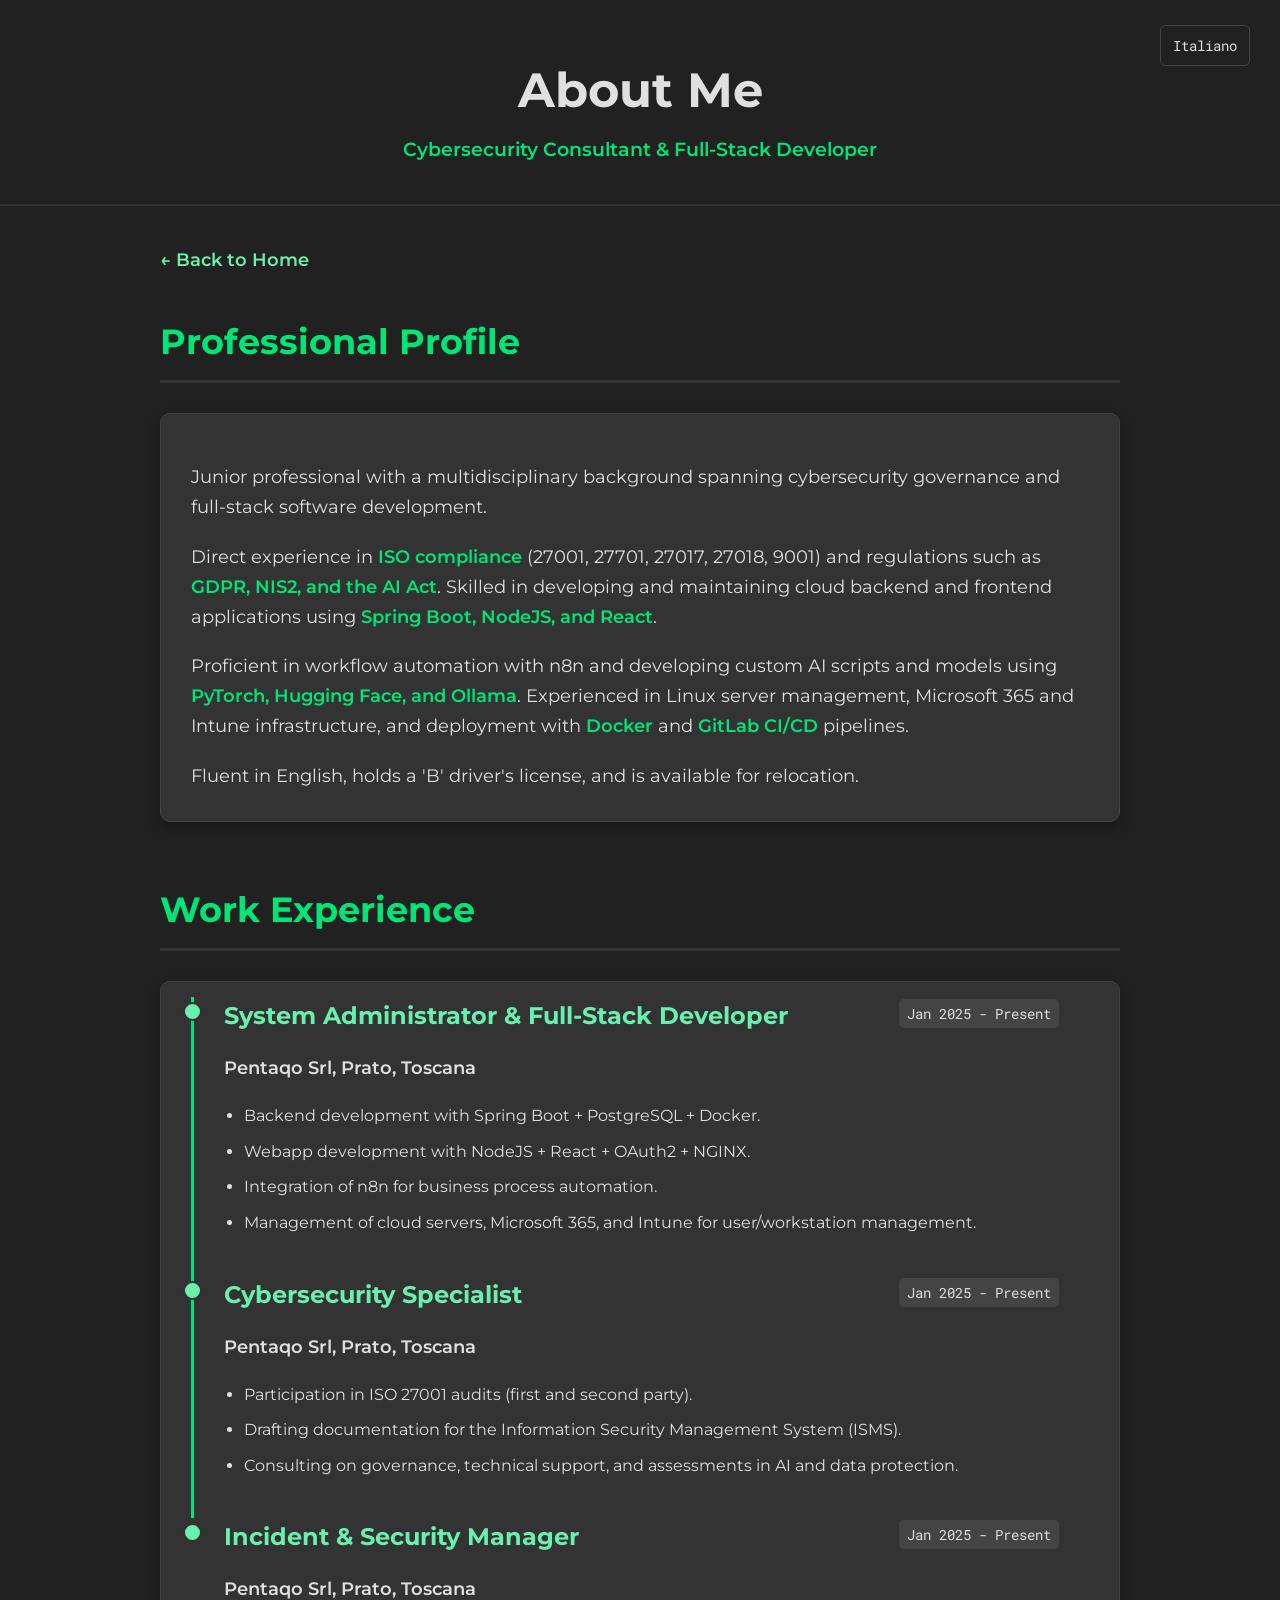
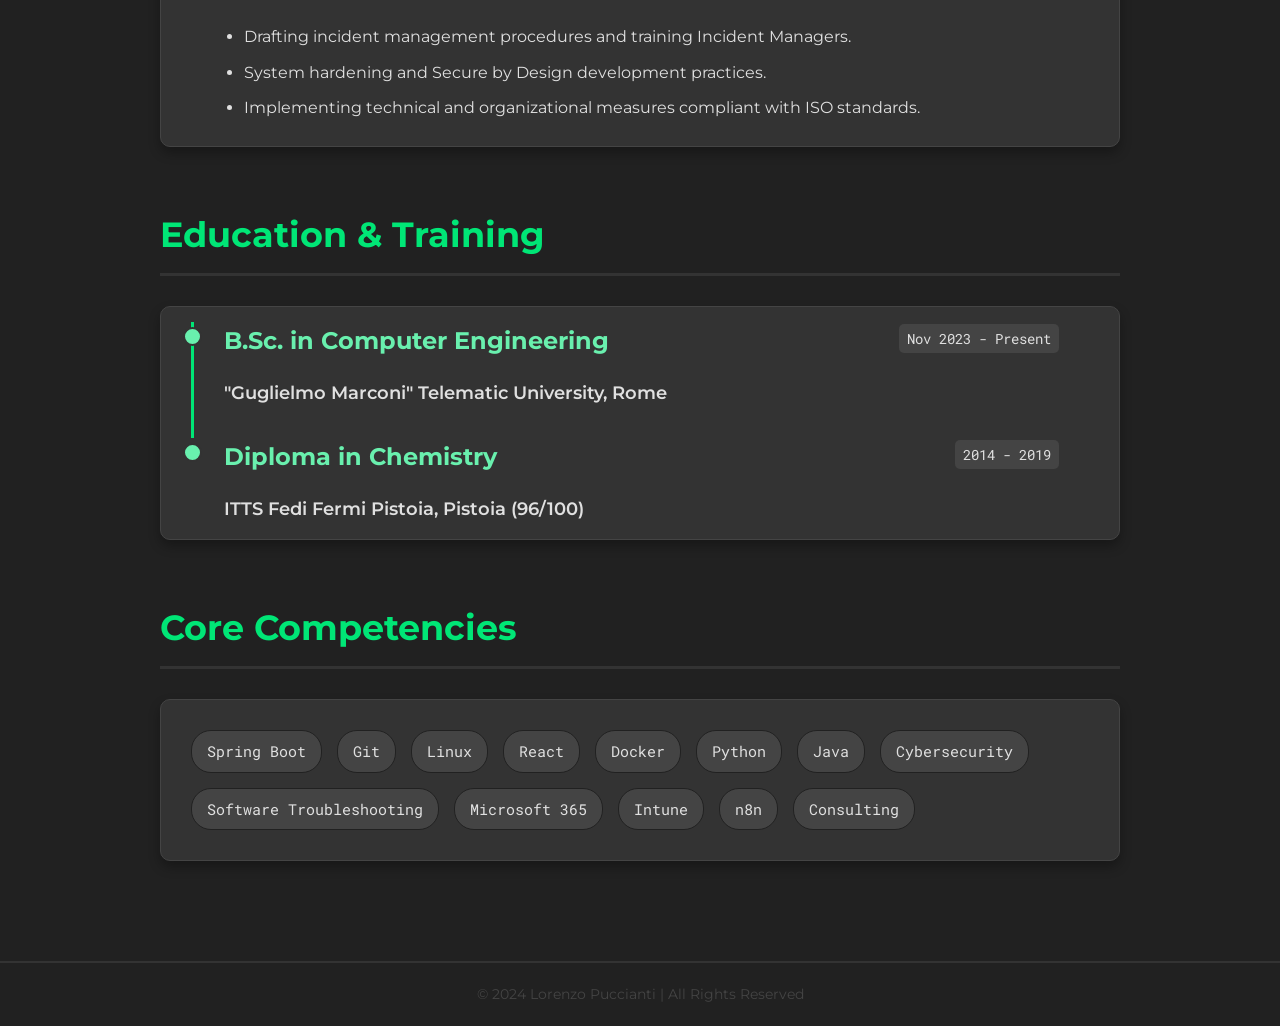
<file: about.en.html>
<!DOCTYPE html>
<html lang="en">
<head>
    <meta charset="UTF-8">
    <meta name="viewport" content="width=device-width, initial-scale=1.0">
    <title>About Me - Lorenzo Puccianti</title>
    <link rel="shortcut icon" href="icons/LPicon.ico" type="image/x-icon">
    <link href="https://fonts.googleapis.com/css2?family=Montserrat:wght@400;600;700&family=Roboto+Mono:wght@400&display=swap" rel="stylesheet">
    <link rel="stylesheet" href="style.css"> </head>
<body>

<header>
    <h1>About Me</h1>
    <p>Cybersecurity Consultant & Full-Stack Developer</p>

    <a href="about.it.html" class="lang-switch">Italiano</a>
</header>

<main>
    <div class="back-link-container">
        <a href="index.en.html" class="back-link">&larr; Back to Home</a>
    </div>

    <section id="profile" class="about-section">
        <h2>Professional Profile</h2>
        <div class="card">
            <p>Junior professional with a multidisciplinary background spanning cybersecurity governance and full-stack software development.</p>
            <p>Direct experience in <strong>ISO compliance</strong> (27001, 27701, 27017, 27018, 9001) and regulations such as <strong>GDPR, NIS2, and the AI Act</strong>. Skilled in developing and maintaining cloud backend and frontend applications using <strong>Spring Boot, NodeJS, and React</strong>.</p>
            <p>Proficient in workflow automation with n8n and developing custom AI scripts and models using <strong>PyTorch, Hugging Face, and Ollama</strong>. Experienced in Linux server management, Microsoft 365 and Intune infrastructure, and deployment with <strong>Docker</strong> and <strong>GitLab CI/CD</strong> pipelines.</p>
            <p>Fluent in English, holds a 'B' driver's license, and is available for relocation.</p>
        </div>
    </section>

    <section id="experience" class="about-section">
        <h2>Work Experience</h2>
        
        <div class="card timeline">

             <div class="timeline-item">
                <span class="timeline-date">Jan 2025 - Present</span>
                <h3>System Administrator & Full-Stack Developer</h3>
                <p class="timeline-company">Pentaqo Srl, Prato, Toscana</p>
                <ul>
                    <li>Backend development with Spring Boot + PostgreSQL + Docker.</li>
                    <li>Webapp development with NodeJS + React + OAuth2 + NGINX.</li>
                    <li>Integration of n8n for business process automation.</li>
                    <li>Management of cloud servers, Microsoft 365, and Intune for user/workstation management.</li>
                </ul>
            </div>

            <div class="timeline-item">
                <span class="timeline-date">Jan 2025 - Present</span>
                <h3>Cybersecurity Specialist</h3>
                <p class="timeline-company">Pentaqo Srl, Prato, Toscana</p>
                <ul>
                    <li>Participation in ISO 27001 audits (first and second party).</li>
                    <li>Drafting documentation for the Information Security Management System (ISMS).</li>
                    <li>Consulting on governance, technical support, and assessments in AI and data protection.</li>
                </ul>
            </div>
            
            <div class="timeline-item">
                <span class="timeline-date">Jan 2025 - Present</span>
                <h3>Incident & Security Manager</h3>
                <p class="timeline-company">Pentaqo Srl, Prato, Toscana</p>
                <ul>
                    <li>Drafting incident management procedures and training Incident Managers.</li>
                    <li>System hardening and Secure by Design development practices.</li>
                    <li>Implementing technical and organizational measures compliant with ISO standards.</li>
                </ul>
            </div>

        </div>
    </section>

    <section id="education" class="about-section">
        <h2>Education & Training</h2>
        <div class="card timeline">
            <div class="timeline-item">
                <span class="timeline-date">Nov 2023 - Present</span>
                <h3>B.Sc. in Computer Engineering</h3>
                <p class="timeline-company">"Guglielmo Marconi" Telematic University, Rome</p>
            </div>
            <div class="timeline-item">
                <span class="timeline-date">2014 - 2019</span>
                <h3>Diploma in Chemistry</h3>
                <p class="timeline-company">ITTS Fedi Fermi Pistoia, Pistoia (96/100)</p>
            </div>
        </div>
    </section>

    <section id="competencies" class="about-section">
        <h2>Core Competencies</h2>
        <div class="card">
            <div class="competencies-grid">
                <span>Spring Boot</span>
                <span>Git</span>
                <span>Linux</span>
                <span>React</span>
                <span>Docker</span>
                <span>Python</span>
                <span>Java</span>
                <span>Cybersecurity</span>
                <span>Software Troubleshooting</span>
                <span>Microsoft 365</span>
                <span>Intune</span>
                <span>n8n</span>
                <span>Consulting</span>
            </div>
        </div>
    </section>

</main>

<footer>
    <p>&copy; 2024 Lorenzo Puccianti | All Rights Reserved</p>
</footer>

</body>
</html>
</file>
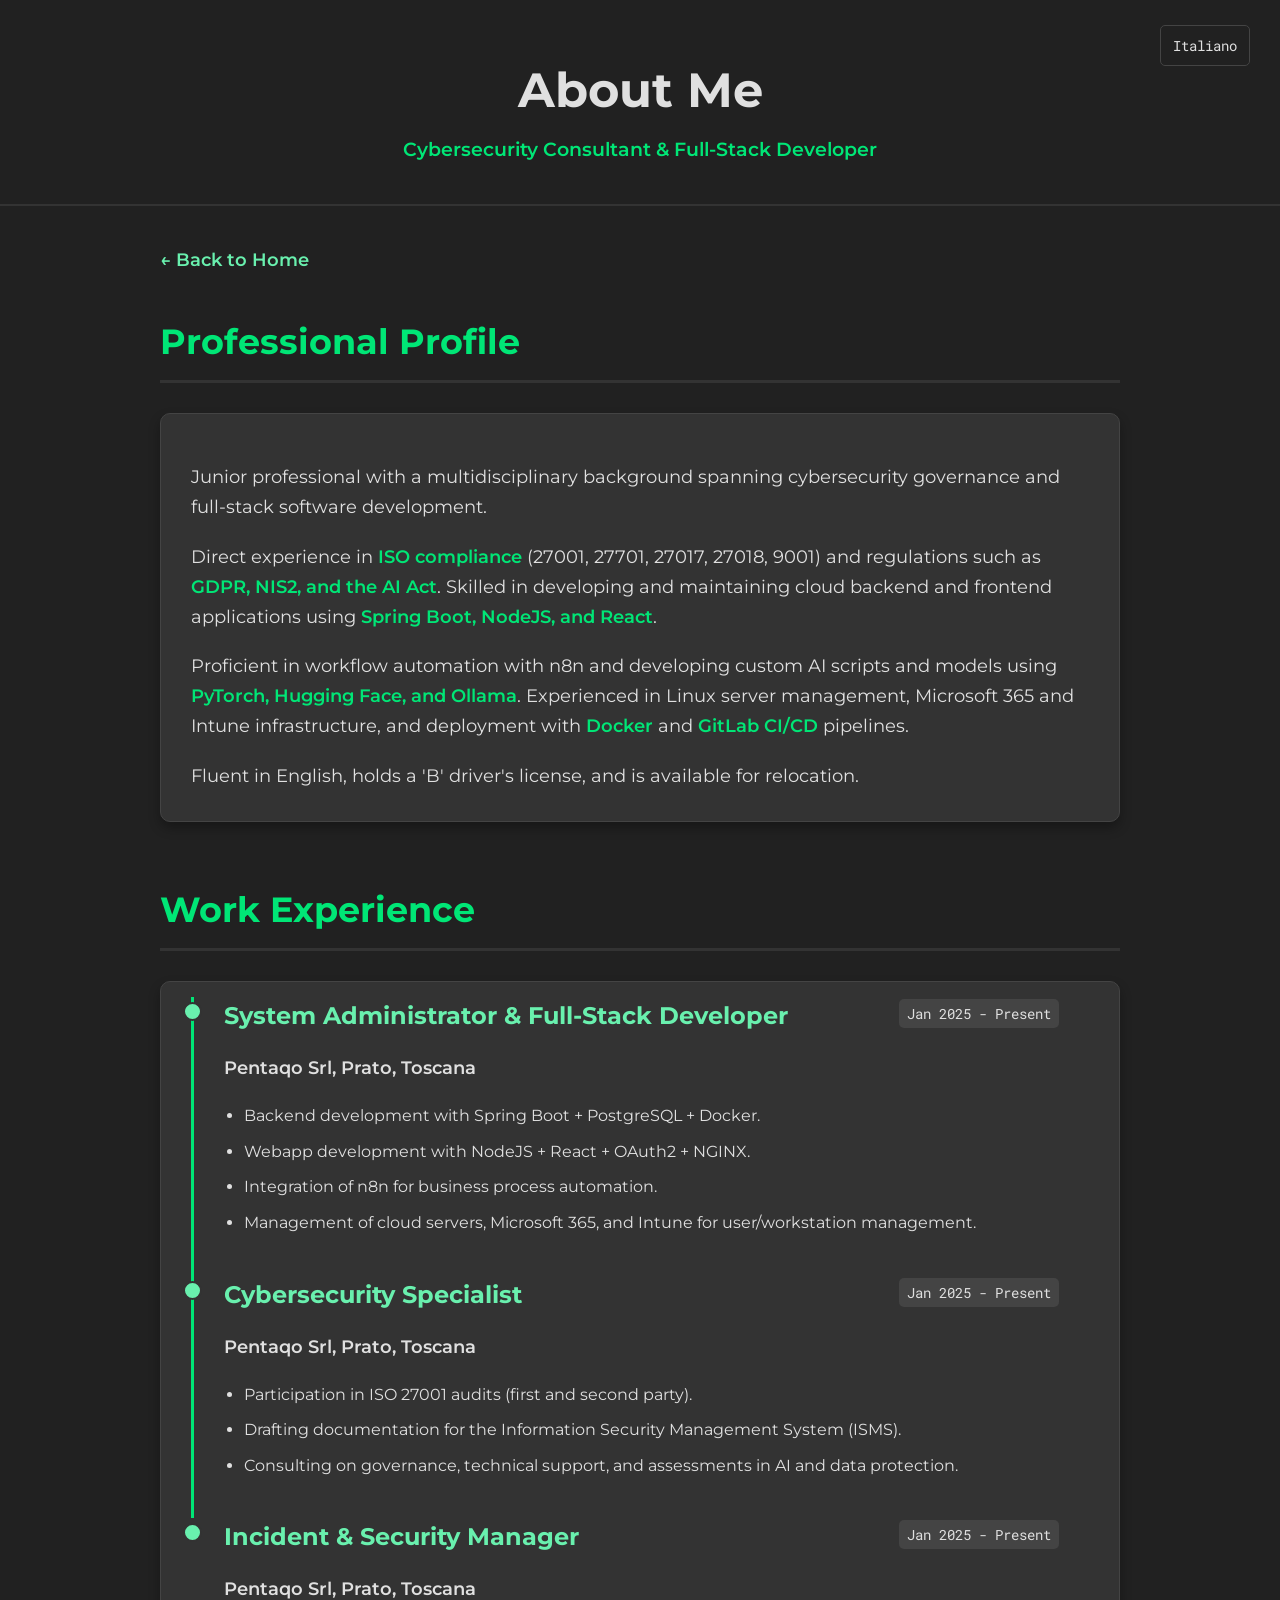
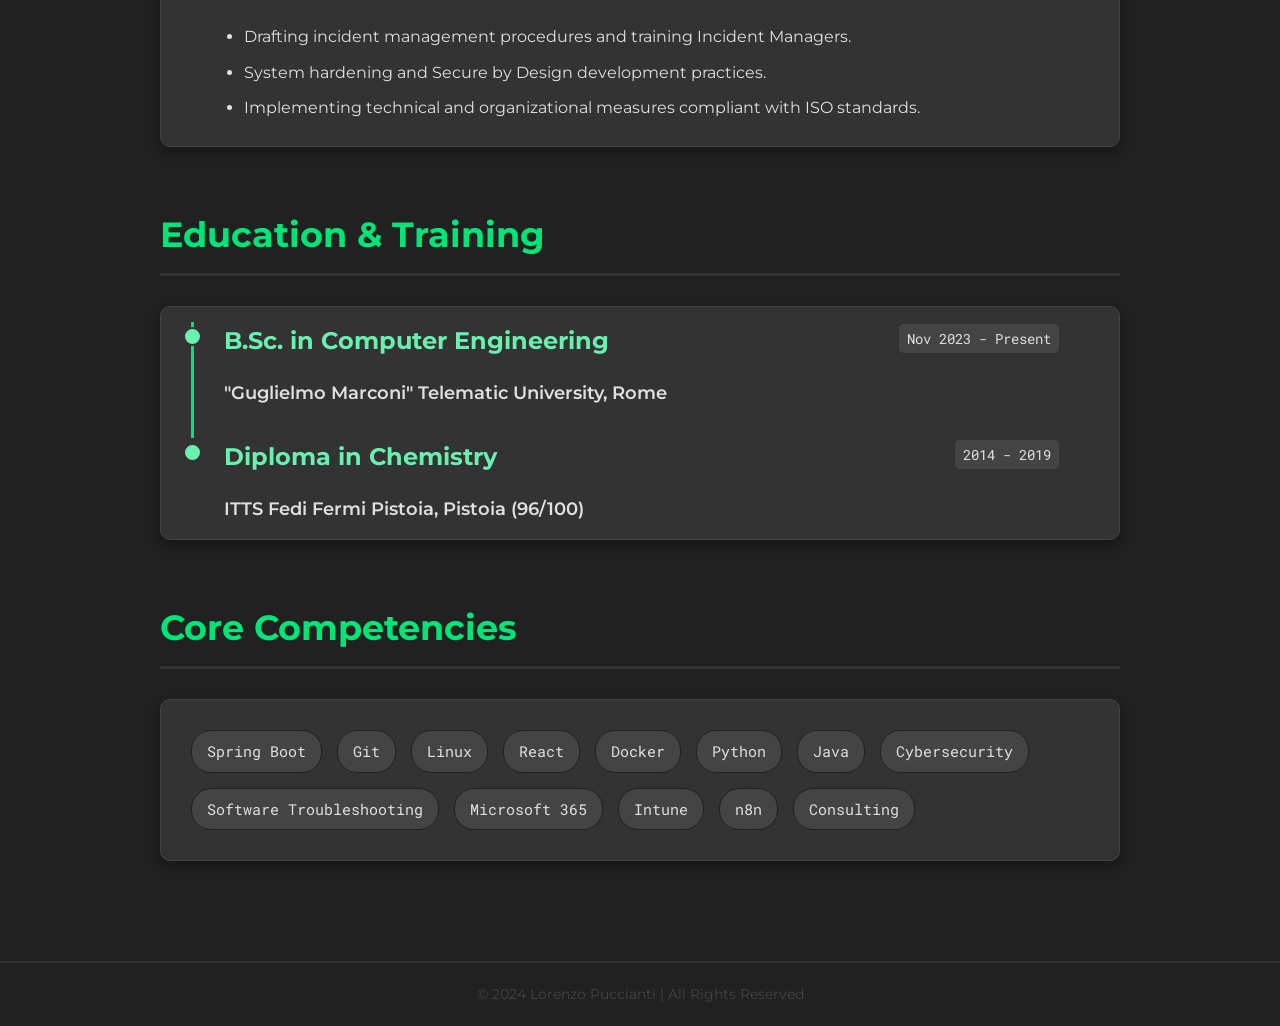
<file: about.html>
<!DOCTYPE html>
<html lang="en">
<head>
    <meta charset="UTF-8">
    <meta name="viewport" content="width=device-width, initial-scale=1.0">
    <title>About Me - Lorenzo Puccianti</title>
    <link rel="shortcut icon" href="icons/LPicon.ico" type="image/x-icon">
    <link href="https://fonts.googleapis.com/css2?family=Montserrat:wght@400;600;700&family=Roboto+Mono:wght@400&display=swap" rel="stylesheet">
    <link rel="stylesheet" href="style.css"> </head>
<body>

    <ul class="background-bubbles"></ul>

<header>
    <h1>About Me</h1>
    <p>Cybersecurity Consultant & Full-Stack Developer</p>

    <a href="about.it.html" class="lang-switch">Italiano</a>
</header>

<main>
    <div class="back-link-container">
        <a href="index.html" class="back-link">&larr; Back to Home</a>
    </div>

    <section id="profile" class="about-section">
        <h2>Professional Profile</h2>
        <div class="card">
            <p>Junior professional with a multidisciplinary background spanning cybersecurity governance and full-stack software development.</p>
            <p>Direct experience in <strong>ISO compliance</strong> (27001, 27701, 27017, 27018, 9001) and regulations such as <strong>GDPR, NIS2, and the AI Act</strong>. Skilled in developing and maintaining cloud backend and frontend applications using <strong>Spring Boot, NodeJS, and React</strong>.</p>
            <p>Proficient in workflow automation with n8n and developing custom AI scripts and models using <strong>PyTorch, Hugging Face, and Ollama</strong>. Experienced in Linux server management, Microsoft 365 and Intune infrastructure, and deployment with <strong>Docker</strong> and <strong>GitLab CI/CD</strong> pipelines.</p>
            <p>Fluent in English, holds a 'B' driver's license, and is available for relocation.</p>
        </div>
    </section>

    <section id="experience" class="about-section">
        <h2>Work Experience</h2>
        
        <div class="card timeline">

             <div class="timeline-item">
                <span class="timeline-date">Jan 2025 - Present</span>
                <h3>System Administrator & Full-Stack Developer</h3>
                <p class="timeline-company">Pentaqo Srl, Prato, Toscana</p>
                <ul>
                    <li>Backend development with Spring Boot + PostgreSQL + Docker.</li>
                    <li>Webapp development with NodeJS + React + OAuth2 + NGINX.</li>
                    <li>Integration of n8n for business process automation.</li>
                    <li>Management of cloud servers, Microsoft 365, and Intune for user/workstation management.</li>
                </ul>
            </div>

            <div class="timeline-item">
                <span class="timeline-date">Jan 2025 - Present</span>
                <h3>Cybersecurity Specialist</h3>
                <p class="timeline-company">Pentaqo Srl, Prato, Toscana</p>
                <ul>
                    <li>Participation in ISO 27001 audits (first and second party).</li>
                    <li>Drafting documentation for the Information Security Management System (ISMS).</li>
                    <li>Consulting on governance, technical support, and assessments in AI and data protection.</li>
                </ul>
            </div>
            
            <div class="timeline-item">
                <span class="timeline-date">Jan 2025 - Present</span>
                <h3>Incident & Security Manager</h3>
                <p class="timeline-company">Pentaqo Srl, Prato, Toscana</p>
                <ul>
                    <li>Drafting incident management procedures and training Incident Managers.</li>
                    <li>System hardening and Secure by Design development practices.</li>
                    <li>Implementing technical and organizational measures compliant with ISO standards.</li>
                </ul>
            </div>

        </div>
    </section>

    <section id="education" class="about-section">
        <h2>Education & Training</h2>
        <div class="card timeline">
            <div class="timeline-item">
                <span class="timeline-date">Nov 2023 - Present</span>
                <h3>B.Sc. in Computer Engineering</h3>
                <p class="timeline-company">"Guglielmo Marconi" Telematic University, Rome</p>
            </div>
            <div class="timeline-item">
                <span class="timeline-date">2014 - 2019</span>
                <h3>Diploma in Chemistry</h3>
                <p class="timeline-company">ITTS Fedi Fermi Pistoia, Pistoia (96/100)</p>
            </div>
        </div>
    </section>

    <section id="competencies" class="about-section">
        <h2>Core Competencies</h2>
        <div class="card">
            <div class="competencies-grid">
                <span>Spring Boot</span>
                <span>Git</span>
                <span>Linux</span>
                <span>React</span>
                <span>Docker</span>
                <span>Python</span>
                <span>Java</span>
                <span>Cybersecurity</span>
                <span>Software Troubleshooting</span>
                <span>Microsoft 365</span>
                <span>Intune</span>
                <span>n8n</span>
                <span>Consulting</span>
            </div>
        </div>
    </section>

</main>

<footer>
    <p>&copy; 2024 Lorenzo Puccianti | All Rights Reserved</p>
</footer>

<script src="bubbles.js" defer></script>

</body>
</html>
</file>
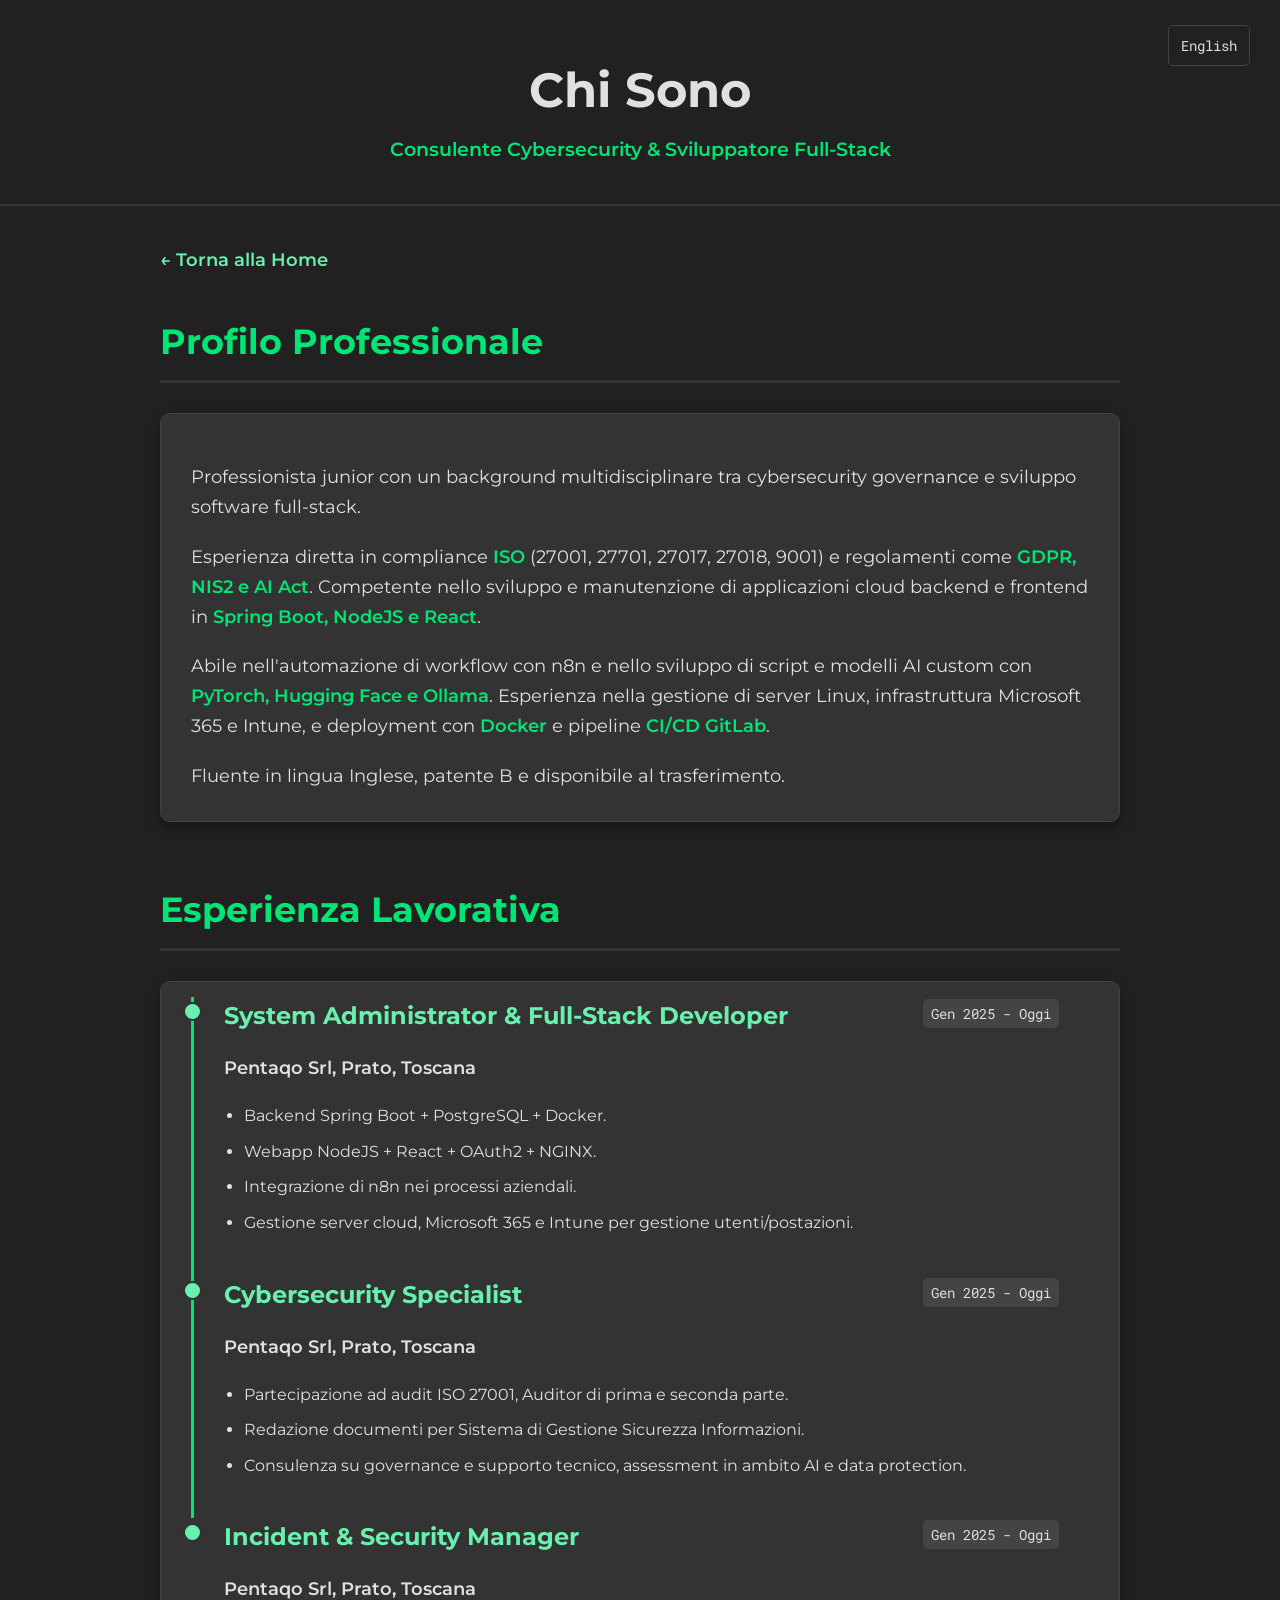
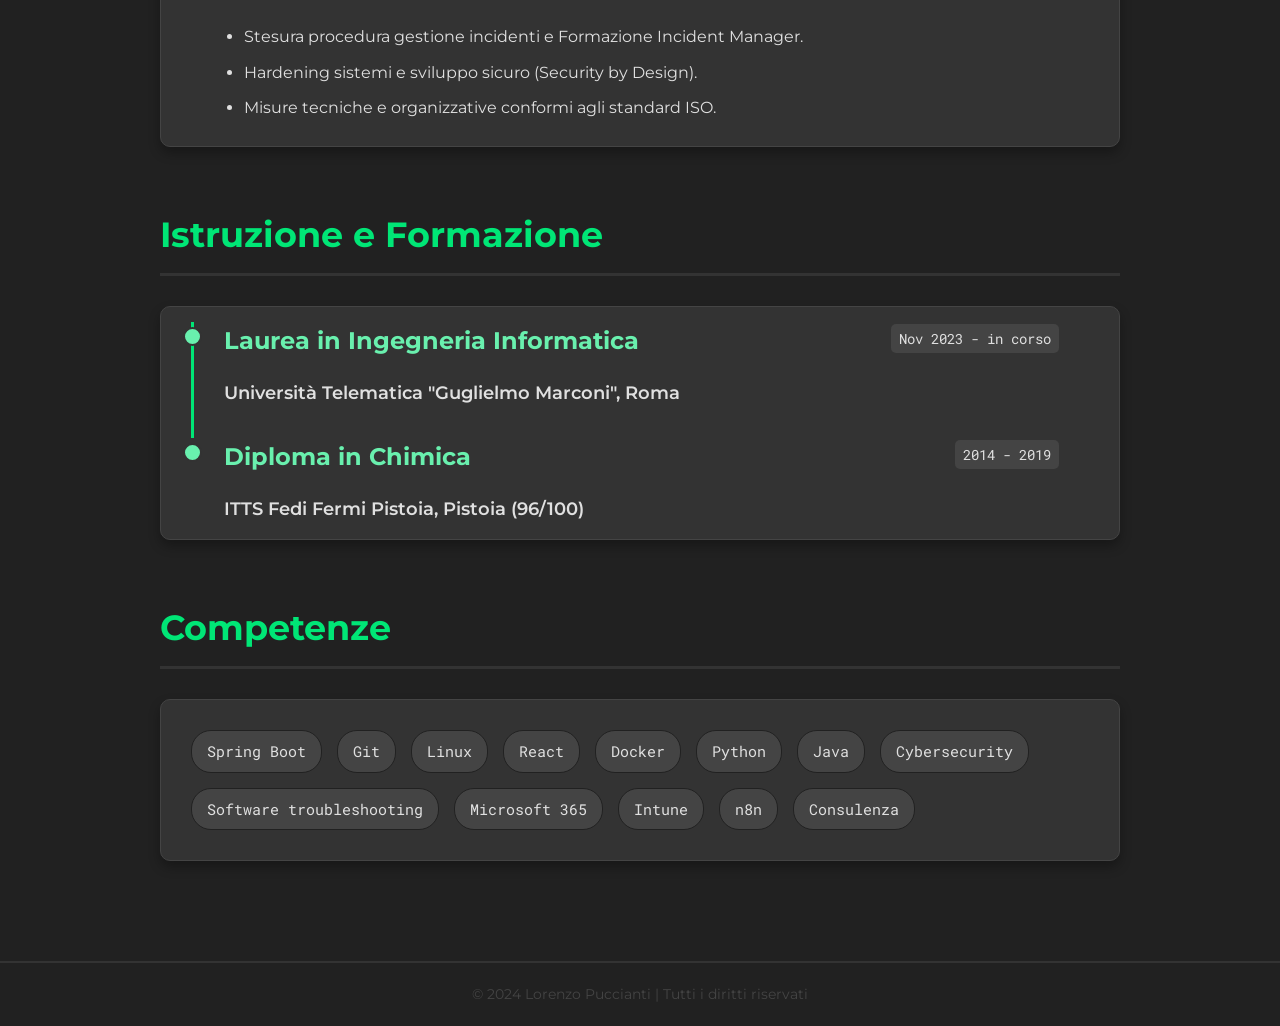
<file: about.it.html>
<!DOCTYPE html>
<html lang="it"> <head>
    <meta charset="UTF-8">
    <meta name="viewport" content="width=device-width, initial-scale=1.0">
    <title>Chi Sono - Lorenzo Puccianti</title>
    <link rel="shortcut icon" href="icons/LPicon.ico" type="image/x-icon">
    <link href="https://fonts.googleapis.com/css2?family=Montserrat:wght@400;600;700&family=Roboto+Mono:wght@400&display=swap" rel="stylesheet">
    <link rel="stylesheet" href="style.css">
</head>
<body>

    <ul class="background-bubbles"></ul>

<header>
    <h1>Chi Sono</h1>
    <p>Consulente Cybersecurity & Sviluppatore Full-Stack</p>

    <a href="about.html" class="lang-switch">English</a>
</header>

<main>
    <div class="back-link-container">
        <a href="index.it.html" class="back-link">&larr; Torna alla Home</a>
    </div>

    <section id="profile" class="about-section">
        <h2>Profilo Professionale</h2>
        <div class="card">
            <p>Professionista junior con un background multidisciplinare tra cybersecurity governance e sviluppo software full-stack.</p>
            <p>Esperienza diretta in compliance <strong>ISO</strong> (27001, 27701, 27017, 27018, 9001) e regolamenti come <strong>GDPR, NIS2 e AI Act</strong>. Competente nello sviluppo e manutenzione di applicazioni cloud backend e frontend in <strong>Spring Boot, NodeJS e React</strong>.</p>
            <p>Abile nell'automazione di workflow con n8n e nello sviluppo di script e modelli AI custom con <strong>PyTorch, Hugging Face e Ollama</strong>. Esperienza nella gestione di server Linux, infrastruttura Microsoft 365 e Intune, e deployment con <strong>Docker</strong> e pipeline <strong>CI/CD GitLab</strong>.</p>
            <p>Fluente in lingua Inglese, patente B e disponibile al trasferimento.</p>
        </div>
    </section>

    <section id="experience" class="about-section">
        <h2>Esperienza Lavorativa</h2>
        
        <div class="card timeline">

            <div class="timeline-item">
                <span class="timeline-date">Gen 2025 - Oggi</span>
                <h3>System Administrator & Full-Stack Developer</h3>
                <p class="timeline-company">Pentaqo Srl, Prato, Toscana</p>
                <ul>
                    <li>Backend Spring Boot + PostgreSQL + Docker.</li>
                    <li>Webapp NodeJS + React + OAuth2 + NGINX.</li>
                    <li>Integrazione di n8n nei processi aziendali.</li>
                    <li>Gestione server cloud, Microsoft 365 e Intune per gestione utenti/postazioni.</li>
                </ul>
            </div>

            <div class="timeline-item">
                <span class="timeline-date">Gen 2025 - Oggi</span>
                <h3>Cybersecurity Specialist</h3>
                <p class="timeline-company">Pentaqo Srl, Prato, Toscana</p>
                <ul>
                    <li>Partecipazione ad audit ISO 27001, Auditor di prima e seconda parte.</li>
                    <li>Redazione documenti per Sistema di Gestione Sicurezza Informazioni.</li>
                    <li>Consulenza su governance e supporto tecnico, assessment in ambito AI e data protection.</li>
                </ul>
            </div>
            
            <div class="timeline-item">
                <span class="timeline-date">Gen 2025 - Oggi</span>
                <h3>Incident & Security Manager</h3>
                <p class="timeline-company">Pentaqo Srl, Prato, Toscana</p>
                <ul>
                    <li>Stesura procedura gestione incidenti e Formazione Incident Manager.</li>
                    <li>Hardening sistemi e sviluppo sicuro (Security by Design).</li>
                    <li>Misure tecniche e organizzative conformi agli standard ISO.</li>
                </ul>
            </div>

        </div>
    </section>

    <section id="education" class="about-section">
        <h2>Istruzione e Formazione</h2>
        <div class="card timeline">
            <div class="timeline-item">
                <span class="timeline-date">Nov 2023 - in corso</span>
                <h3>Laurea in Ingegneria Informatica</h3>
                <p class="timeline-company">Università Telematica "Guglielmo Marconi", Roma</p>
            </div>
            <div class="timeline-item">
                <span class="timeline-date">2014 - 2019</span>
                <h3>Diploma in Chimica</h3>
                <p class="timeline-company">ITTS Fedi Fermi Pistoia, Pistoia (96/100)</p>
            </div>
        </div>
    </section>

    <section id="competencies" class="about-section">
        <h2>Competenze</h2>
        <div class="card">
            <div class="competencies-grid">
                <span>Spring Boot</span>
                <span>Git</span>
                <span>Linux</span>
                <span>React</span>
                <span>Docker</span>
                <span>Python</span>
                <span>Java</span>
                <span>Cybersecurity</span>
                <span>Software troubleshooting</span>
                <span>Microsoft 365</span>
                <span>Intune</span>
                <span>n8n</span>
                <span>Consulenza</span>
            </div>
        </div>
    </section>

</main>

<footer>
    <p>&copy; 2024 Lorenzo Puccianti | Tutti i diritti riservati</p>
</footer>

<script src="bubbles.js" defer></script>

</body>
</html>
</file>
<file: style.css>
/* Color Palette */
:root {
    --charcoal-dark: #212121;       /* Main background */
    --charcoal-medium: #333333;     /* Card backgrounds, borders */
    --charcoal-light: #444444;      /* Hover states, subtle accents */
    --green-accent: #00e676;        /* Primary accent color (vibrant green) */
    --green-light: #69f0ae;         /* Lighter green for hover/secondary accents */
    --text-light: #e0e0e0;          /* Light text for dark backgrounds */
    --text-dark: #1a1a1a;
    --teal-accent: #00f0fd;           /* Dark text for light backgrounds (if needed) */
}

/* Base Styles */
body {
    margin: 0;
    font-family: 'Montserrat', sans-serif;
    background-color: var(--charcoal-dark);
    color: var(--text-light);
    line-height: 1.6;
    overflow-x: hidden;
    display: flex;
    flex-direction: column;
    min-height: 100vh;
}

h1, h2, h3 {
    font-family: 'Montserrat', sans-serif;
    color: var(--green-accent);
    margin-bottom: 15px;
}

/* Header */
header {
    background-color: rgba(var(--charcoal-dark), 0.9);
    padding: 20px 40px;
    text-align: center;
    border-bottom: 2px solid var(--charcoal-medium);
    position: relative; /* Per il bottone della lingua */
}
header h1 {
    font-size: 3em;
    margin-bottom: 5px;
    animation: fadeInDown 1s ease-out;
    color: var(--text-light);
}
header p {
    font-size: 1.2em;
    margin-top: 0;
    color: var(--green-accent);
    animation: fadeIn 1.5s ease-out;
    font-weight: 600;
}

/* Main Content */
main {
    flex-grow: 1;
    max-width: 960px;
    margin: 40px auto;
    padding: 0 20px;
    animation: fadeIn 2s ease-out;
}

/* Intro Section */
#intro {
    text-align: center;
    margin-bottom: 80px;
    padding: 40px;
    padding-top: 4px;
    background-color: var(--charcoal-medium);
    border-radius: 10px;
    box-shadow: 0 8px 16px rgba(0, 0, 0, 0.4);
}
#intro h2 {
    font-size: 2.5em;
    margin-bottom: 20px;
    color: var(--green-light);
}
#intro p {
    font-size: 1.15em;
    max-width: 700px;
    margin: 0 auto 30px auto;
    color: var(--text-light);
}
#intro p strong {
    color: var(--green-accent);
}

/* Call to Action Button */
.cta-button {
    display: inline-block;
    padding: 14px 30px;
    font-size: 1.1em;
    font-weight: 700;
    color: var(--charcoal-dark);
    background-color: var(--green-accent);
    border: none;
    border-radius: 5px;
    text-decoration: none;
    transition: all 0.3s ease;
    box-shadow: 0 4px 8px rgba(0, 230, 118, 0.3);
}
.cta-button:hover {
    background-color: var(--green-light);
    transform: translateY(-3px);
    box-shadow: 0 6px 12px rgba(0, 230, 118, 0.4);
}

/* Projects Section */
.projects {
    margin-top: 80px;
}
.projects h2 {
    text-align: center;
    font-size: 2.8em;
    margin-bottom: 50px;
    color: var(--green-accent);
    position: relative;
}
.projects h2::after {
    content: '';
    position: absolute;
    bottom: -10px;
    left: 50%;
    transform: translateX(-50%);
    width: 80px;
    height: 4px;
    background-color: var(--green-accent);
    border-radius: 2px;
}

/* Project Grid */
.project-grid {
    display: grid;
    grid-template-columns: repeat(auto-fit, minmax(300px, 1fr));
    gap: 30px;
}

.project {
    background-color: var(--charcoal-medium);
    /* Padding ridotto in alto per far spazio al titolo */
    padding: 15px 30px 30px; 
    margin-bottom: 0;
    border-radius: 10px;
    transition: all 0.3s ease;
    box-shadow: 0 6px 12px rgba(0, 0, 0, 0.3);
    border: 1px solid var(--charcoal-light);
    cursor: pointer;
}
.project:hover {
    transform: translateY(-5px);
    box-shadow: 0 10px 20px rgba(0, 0, 0, 0.5);
    border-color: var(--green-accent);
}
.project h3 {
    font-size: 1.8em;
    color: var(--green-light);
    margin-bottom: 15px;
    position: relative;
    margin-top: 0; /* Rimuove spazio sopra il titolo */
}
.project h3::before {
    content: '> ';
    color: var(--green-accent);
}

/* --- NASCONDI ELEMENTI MODALE DALLA CARD --- */
.project .project-description,
.project .project-modal-media {
    display: none;
}

/* --- STILI ICONE DEV MUNITI --- */
.project-tech-icons {
    display: flex;
    flex-wrap: wrap;
    gap: 12px;
    margin-top: 20px; /* Spazio dal titolo */
    min-height: 28px; /* Altezza fissa per allineare le card */
}

.project-tech-icons i {
    font-size: 24px; /* Dimensione icona */
    color: var(--text-light);
    transition: color 0.3s ease;
}

/* Stile per <strong> nei progetti (uguale all'intro) */
.project p strong, #modal-description strong {
    color: var(--green-accent);
    font-family: 'Montserrat', sans-serif;
    font-weight: 600;
}

/* Stili Modale (Invariati) */
.modal {
    display: none;
    position: fixed;
    z-index: 1000;
    left: 0;
    top: 0;
    width: 100%;
    height: 100%;
    overflow: auto;
    background-color: rgba(0, 0, 0, 0.85);
    animation: fadeIn 0.3s ease-out;
}
.modal-content {
    background-color: var(--charcoal-medium);
    margin: 8% auto;
    padding: 30px;
    border-radius: 10px;
    border: 1px solid var(--charcoal-light);
    max-width: 800px;
    position: relative;
    box-shadow: 0 10px 30px rgba(0, 0, 0, 0.5);
    animation: fadeInDown 0.4s ease-out;
}
.modal-close {
    color: var(--text-light);
    position: absolute;
    top: 15px;
    right: 25px;
    font-size: 2.5em;
    font-weight: bold;
    line-height: 1;
    cursor: pointer;
    transition: color 0.2s ease;
}
.modal-close:hover {
    color: var(--green-accent);
}
#modal-title {
    font-size: 2.2em;
    color: var(--green-light);
    margin-top: 0;
}
#modal-media-container {
    width: 100%;
    margin: 20px 0;
}
#modal-media-container img,
#modal-media-container video {
    width: 100%;
    max-height: 500px;
    object-fit: contain;
    border-radius: 8px;
    border: 1px solid var(--charcoal-light);
}
#modal-description {
    font-size: 1.1em;
    line-height: 1.7;
    color: var(--text-light);
}

/* Stili per elenchi puntati nel modale */
#modal-description ul {
    padding-left: 25px;
    margin-top: 15px;
}
#modal-description li {
    margin-bottom: 10px;
}

/* Footer */
footer {
    background-color: var(--charcoal-dark);
    padding: 20px;
    text-align: center;
    color: var(--text-light);
    border-top: 2px solid var(--charcoal-medium);
    margin-top: auto;
}
footer p {
    margin: 0;
    font-size: 0.9em;
    color: var(--charcoal-light);
}

/* Stile bottone Lingua (Invariato) */
.lang-switch {
    position: absolute;
    top: 25px;
    right: 30px;
    color: var(--text-light);
    text-decoration: none;
    font-family: 'Roboto Mono', monospace;
    font-size: 0.9em;
    padding: 8px 12px;
    border: 1px solid var(--charcoal-light);
    border-radius: 5px;
    transition: all 0.3s ease;
}
.lang-switch:hover {
    background-color: var(--green-accent);
    color: var(--charcoal-dark);
    border-color: var(--green-accent);
}

/* Media Query Mobile (Invariato) */
@media (max-width: 600px) {
    .lang-switch {
        top: 15px;
        right: 15px;
        padding: 5px 8px;
        font-size: 0.8em;
    }
    header h1 {
         font-size: 2.5em;
    }
}

/* Animations */
@keyframes fadeIn {
    from { opacity: 0; }
    to { opacity: 1; }
}
@keyframes fadeInDown {
    from { opacity: 0; transform: translateY(-30px); }
    to { opacity: 1; transform: translateY(0); }
}
@keyframes fadeInUp {
    from { opacity: 0; transform: translateY(20px); }
    to { opacity: 1; transform: translateY(0); }
}

.intro-bullets {
    text-align: left;
    max-width: 650px;
    margin: 20px auto 30px auto;
    padding-left: 30px; /* Aggiunge spazio per i punti */
}
.intro-bullets li {
    margin-bottom: 10px;
}

/* Link per tornare indietro */
.back-link-container {
    margin-bottom: 40px;
}

.back-link {
    color: var(--green-light);
    text-decoration: none;
    font-size: 1.1em;
    font-weight: 600;
    transition: color 0.2s ease;
}

.back-link:hover {
    color: var(--green-accent);
}

/* Struttura comune per le sezioni "About" */
.about-section {
    margin-bottom: 60px;
}

.about-section h2 {
    text-align: left; /* Sovrascrive lo stile "center" della homepage */
    font-size: 2.2em;
    margin-bottom: 30px;
    color: var(--green-accent);
    padding-bottom: 10px;
    border-bottom: 3px solid var(--charcoal-medium);
}

/* Rimuove la linea verde sotto i titoli h2 (stile homepage) */
.about-section h2::after {
    content: none;
}

/* Stile Card generico (usato per Profilo e Competenze) */
.card {
    background-color: var(--charcoal-medium);
    padding: 30px;
    border-radius: 10px;
    box-shadow: 0 6px 12px rgba(0, 0, 0, 0.3);
    border: 1px solid var(--charcoal-light);
}

.card p {
    font-size: 1.1em;
    line-height: 1.7;
    margin-bottom: 20px;
}

.card p:last-child {
    margin-bottom: 0;
}

.card strong {
    color: var(--green-accent);
    font-weight: 600;
}

/* Stile per la griglia Competenze */
.competencies-grid {
    display: flex;
    flex-wrap: wrap;
    gap: 15px;
}

.competencies-grid span {
    background-color: var(--charcoal-light);
    color: var(--text-light);
    padding: 8px 15px;
    border-radius: 20px;
    font-family: 'Roboto Mono', monospace;
    font-size: 0.95em;
    border: 1px solid var(--charcoal-dark);
}

/* Stile per la Timeline (Esperienza e Istruzione) */
.timeline {
    padding-top: 15px;
    padding-bottom: 15px;
}

.timeline-item {
    position: relative;
    padding-left: 30px;
    padding-bottom: 30px;
    border-left: 3px solid var(--green-accent);
}

.timeline-item:last-child {
    padding-bottom: 0;
    border-left-color: var(--charcoal-medium); /* Nasconde l'ultima linea */
}

/* Pallino sulla timeline */
.timeline-item::before {
    content: '';
    position: absolute;
    left: -11px;
    top: 5px;
    width: 15px;
    height: 15px;
    border-radius: 50%;
    background-color: var(--green-light);
    border: 2px solid var(--charcoal-medium);
}

.timeline-item h3 {
    font-size: 1.5em;
    color: var(--green-light);
    margin-top: 0;
    margin-bottom: 5px;
}

.timeline-date {
    position: absolute;
    right: 30px;
    top: 2px;
    font-family: 'Roboto Mono', monospace;
    color: var(--text-light);
    background-color: var(--charcoal-light);
    padding: 3px 8px;
    border-radius: 5px;
    font-size: 0.9em;
}

.timeline-company {
    font-size: 1.1em;
    font-weight: 600;
    color: var(--text-light);
    margin-bottom: 15px;
}

.timeline-item ul {
    margin: 0;
    padding-left: 20px;
}

.timeline-item li {
    font-size: 1em;
    color: var(--text-light);
    margin-bottom: 10px;
}

/* Responsive per schermi piccoli (timeline date) */
@media (max-width: 600px) {
    .timeline-date {
        position: static;
        display: block;
        width: fit-content;
        margin-bottom: 10px;
    }
}

header,
main,
footer {
    position: relative;
    z-index: 2; /* Più alto delle bolle */; 
}

/* Rendi solido anche lo sfondo delle card */
.project,
#intro,
.card {
     background-color: var(--charcoal-medium);
}

/* Il contenitore delle bolle */
.background-bubbles {
    position: fixed; /* Sta fermo e copre tutto */
    top: 0;
    left: 0;
    width: 100%;
    height: 100%;
    overflow: hidden; /* Nasconde le bolle che escono */
    z-index: 1; /* Sta sotto i contenuti */
    margin: 0;
    padding: 0;
}

.background-bubbles li {
    position: absolute;
    display: block;
    list-style: none;
    width: 20px; /* Dimensione di base (sovrascritta da JS) */
    height: 20px; /* Dimensione di base (sovrascritta da JS) */
    background-color: var(--green-accent); /* Colore di default */
    opacity: 0.1; 
    border-radius: 50%;
}
.background-bubbles .bubble-up {
    background-color: var(--green-accent); 
    bottom: -150px; /* Partono dal basso */
    animation: floatUp 25s linear infinite; 
}

/* 4. CREA una classe per le bolle che SCENDONO (le nuove) */
.background-bubbles .bubble-down {
    background-color: var(--teal-accent); /* Nuovo colore */
    top: -150px; /* Partono dall'alto */
    animation: floatDown 25s linear infinite; /* Nuova animazione */
}


/* L'animazione keyframes 'floatUp' (invariata) */
@keyframes floatUp {
    0% {
        transform: translateY(0);
        opacity: 0.1;
    }
    100% {
        transform: translateY(-110vh); 
        opacity: 0;
    }
}

/* 5. AGGIUNGI la nuova animazione 'floatDown' */
@keyframes floatDown {
    0% {
        transform: translateY(0);
        opacity: 0.1;
    }
    100% {
        /* Si sposta verso il basso di 110vh */
        transform: translateY(110vh); 
        opacity: 0;
    }
}
</file>
